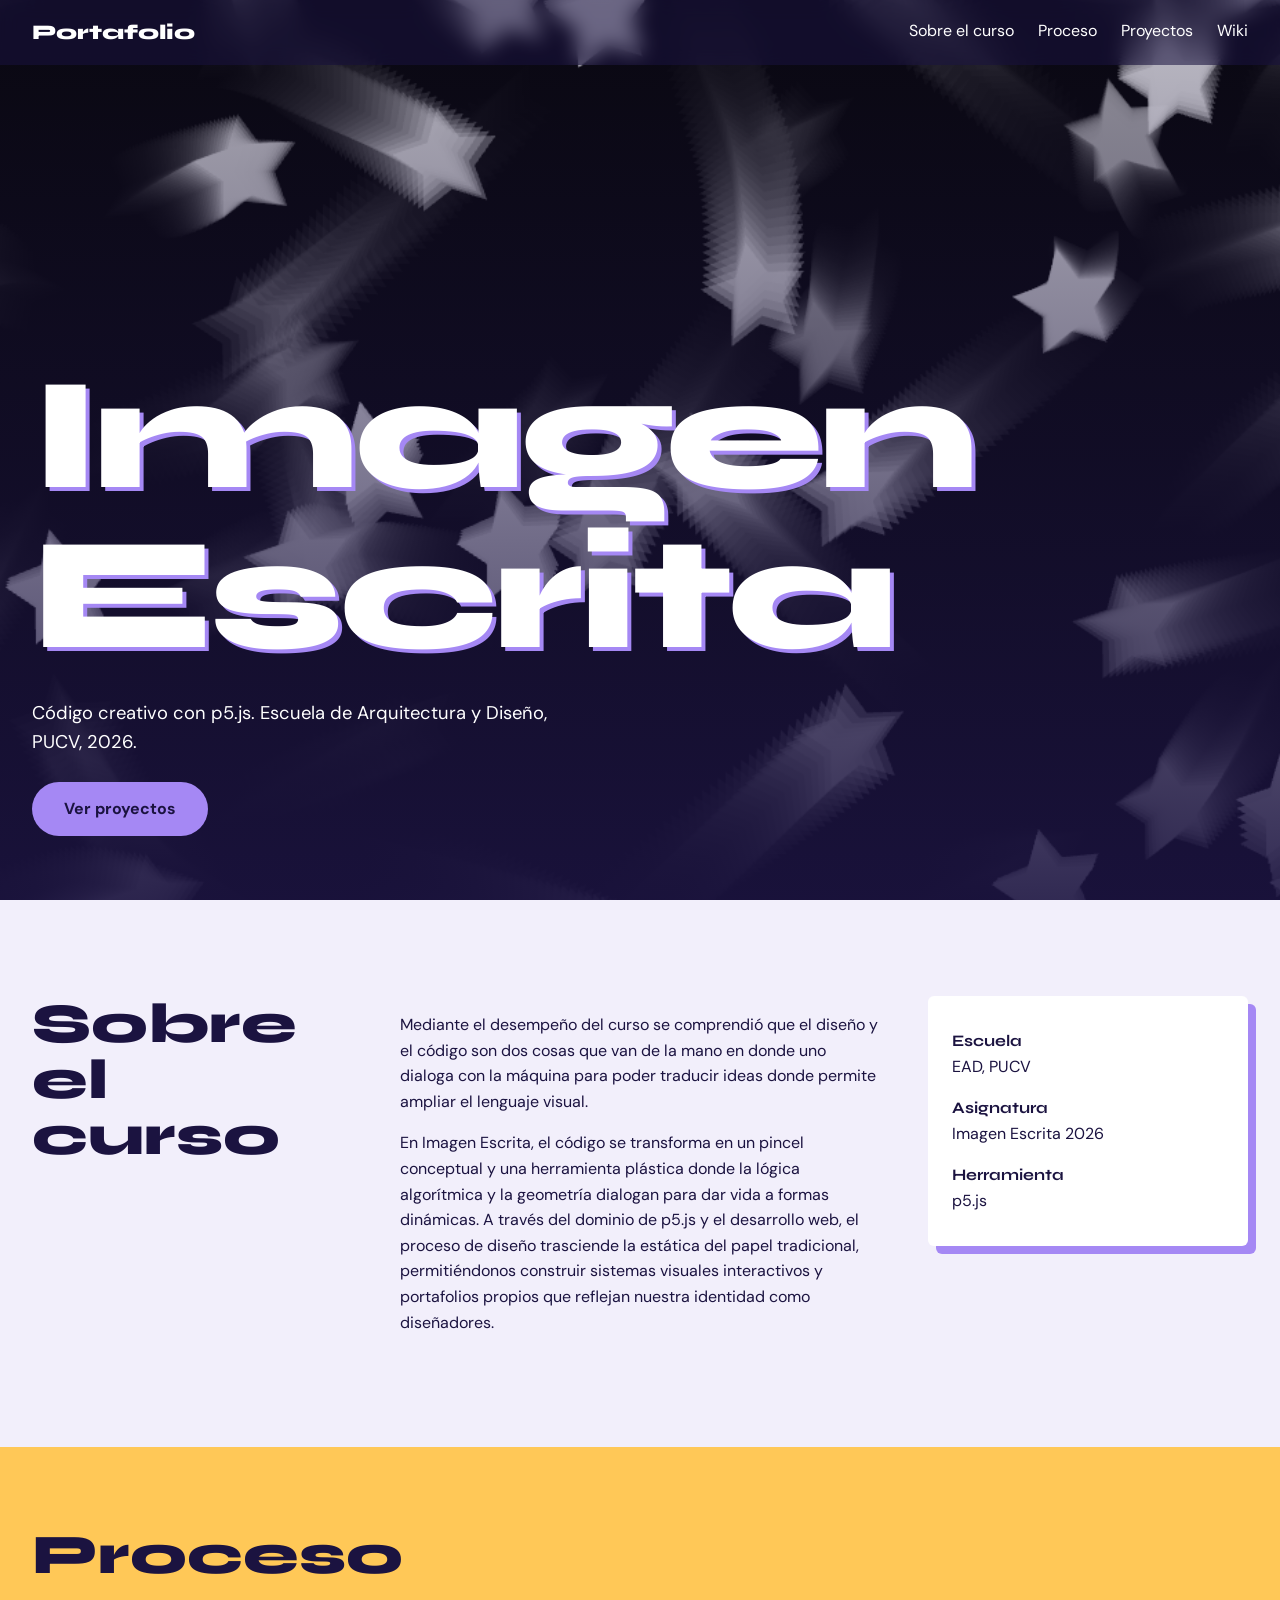
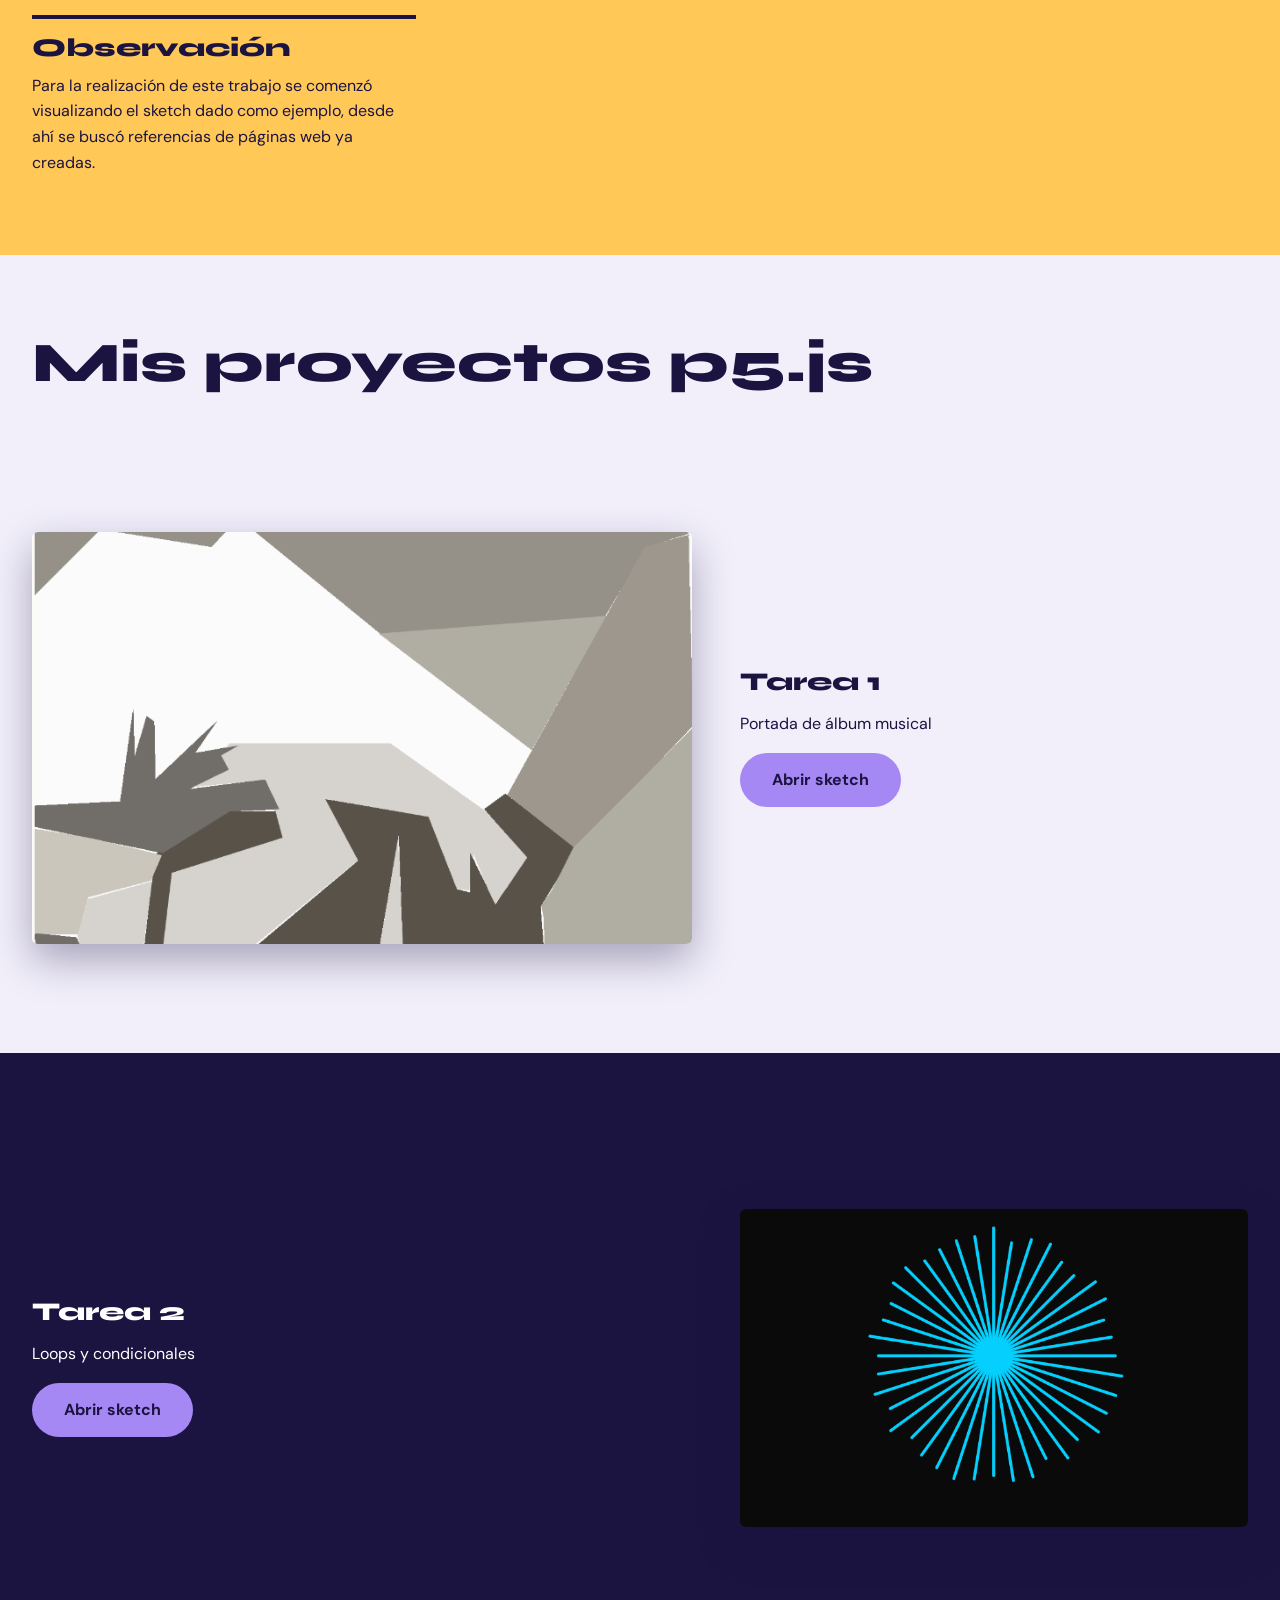
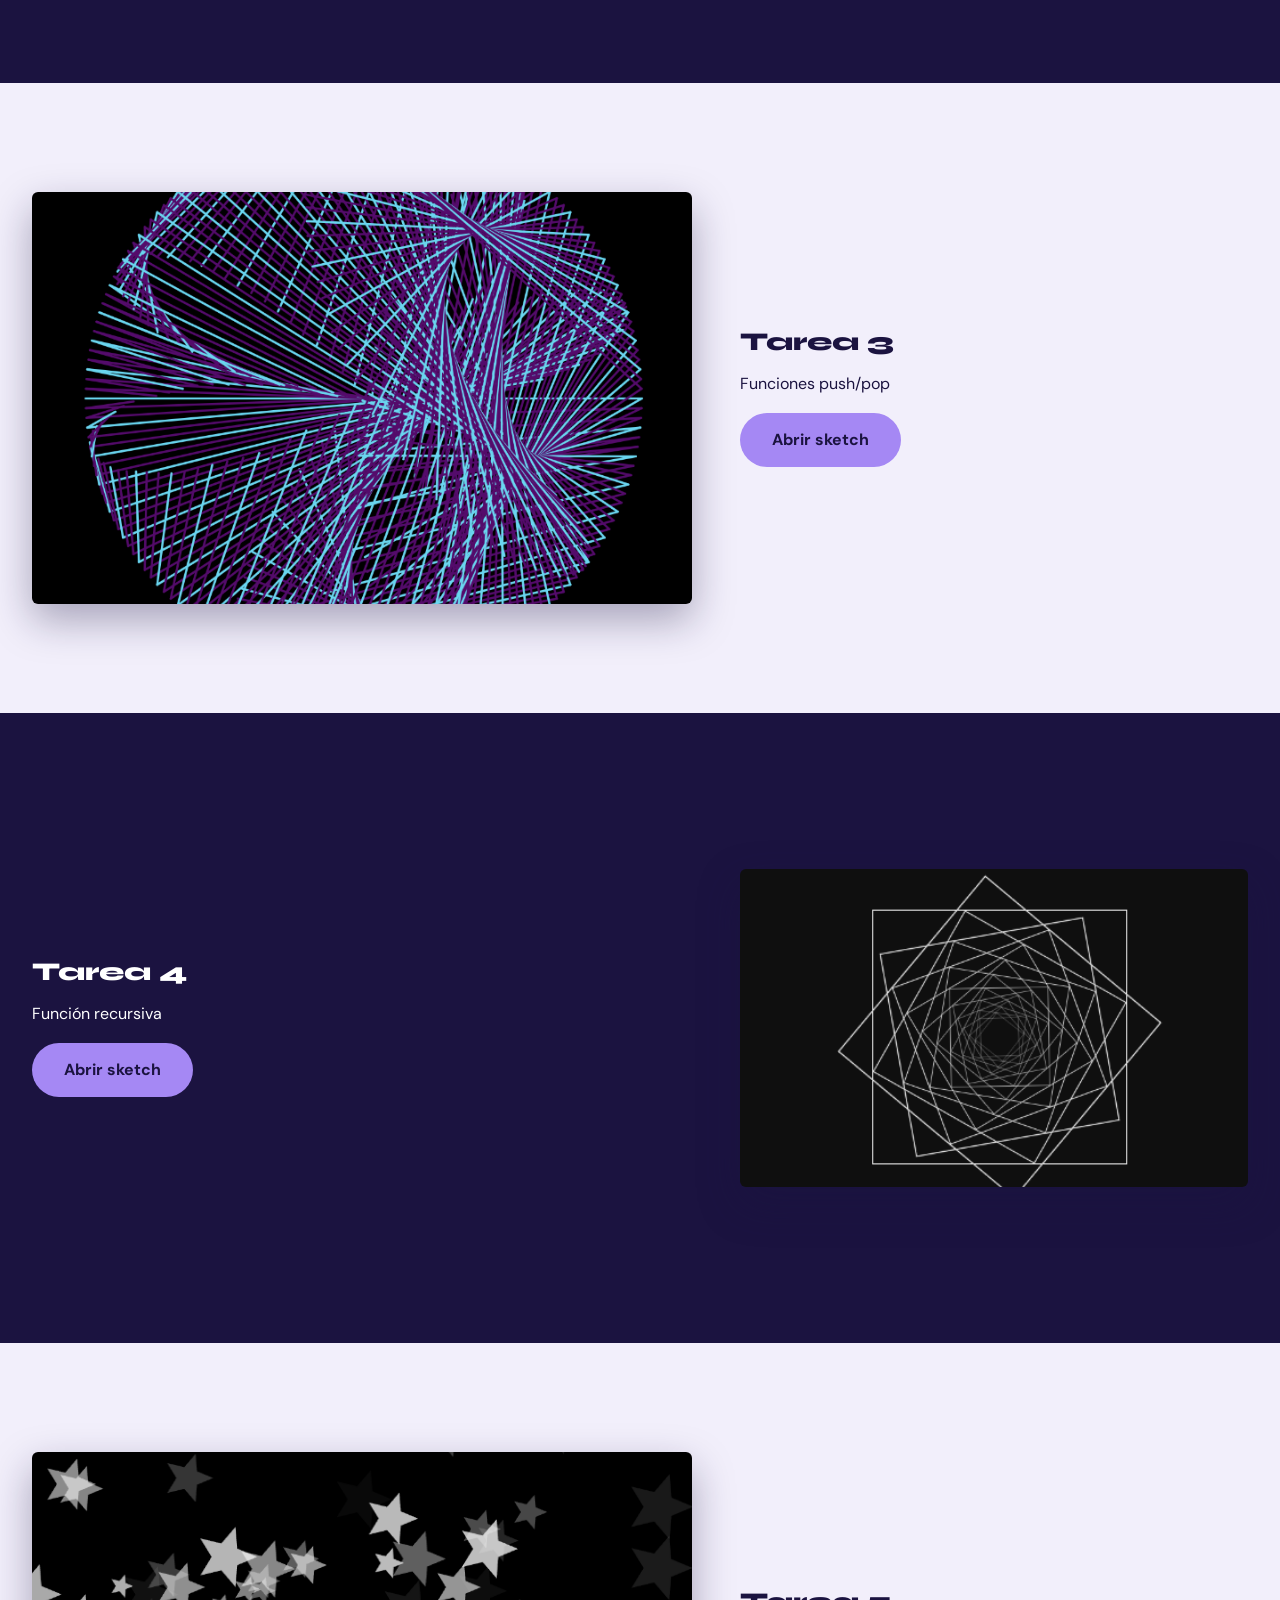
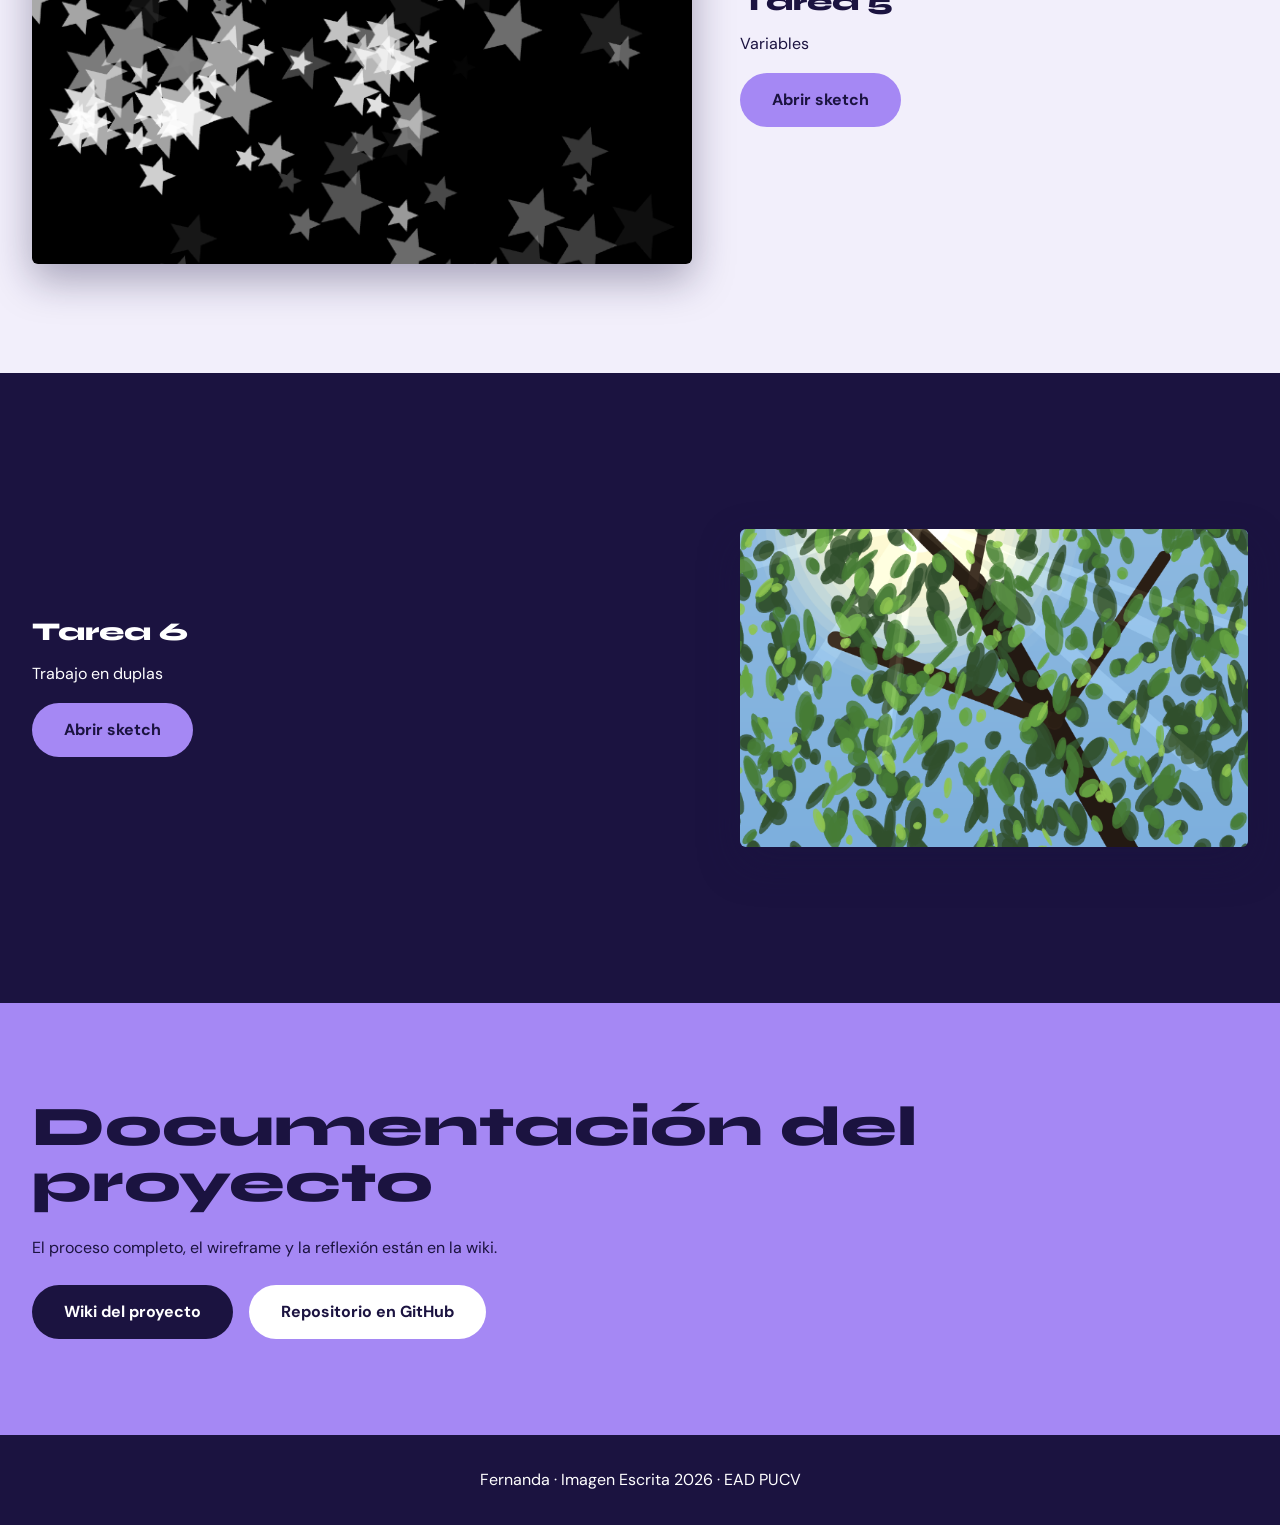
<file: index.html>
<!DOCTYPE html>
<html lang="es">

<head>
    <meta charset="UTF-8">
    <meta name="viewport" content="width=device-width, initial-scale=1.0">
    <title>Fernanda Beatriz · PORTAFOLIO-IE 2026</title>
    <link rel="stylesheet" href="style.css">
</head>

<body>

    <!-- BARRA DE NAVEGACIÓN  -->
    <header class="barra">
        <a class="marca" href="#inicio"> Portafolio </a>
        <nav>
            <a href="#sobre-el-curso">Sobre el curso</a>
            <a href="#proceso">Proceso</a>
            <a href="#proyectos">Proyectos</a>
            <a href="#contacto">Wiki</a>
        </nav>
    </header>

    <main>

        <!-- imagen pantalla completa -->
        <section id="inicio" class="hero">
            <h1>Imagen<br>Escrita</h1>
            <p>Código creativo con p5.js. Escuela de Arquitectura y Diseño, PUCV, 2026.</p>
            <a class="boton" href="#proyectos">Ver proyectos</a>
        </section>

        <!-- SOBRE EL CURSO -->
        <section id="sobre-el-curso" class="sobre-el-curso">
            <h2>Sobre el curso</h2>
            <div class="sobre-el-curso__texto">
                <p>Mediante el desempeño del curso se comprendió que el diseño y el código son dos cosas que van de la mano
                    en donde uno dialoga con la máquina para poder traducir ideas donde permite ampliar el lenguaje visual.</p>

                <p>En Imagen Escrita, el código se transforma en un pincel conceptual y una herramienta plástica donde
                    la lógica algorítmica y la geometría dialogan para dar vida a formas dinámicas.
                    A través del dominio de p5.js y el desarrollo web, el proceso de diseño trasciende la estática del papel tradicional,
                    permitiéndonos construir sistemas visuales interactivos y portafolios propios que reflejan nuestra identidad como diseñadores.</p>
            </div>

            <ul class="datos">
                <li><strong>Escuela</strong> EAD, PUCV</li>
                <li><strong>Asignatura</strong> Imagen Escrita 2026</li>
                <li><strong>Herramienta</strong> p5.js</li>
            </ul>
        </section>

        <!--  PROCESO  -->
        <section id="proceso" class="proceso">
            <h2>Proceso</h2>
            <article class="paso">
                <h3>Observación</h3>
                <p>Para la realización de este trabajo se comenzó visualizando el sketch dado como ejemplo, desde ahí
                    se buscó referencias de páginas web ya creadas.
                </p>
            </article>
        </section>

        <!--  PROYECTOS-->
        <section id="proyectos" class="proyectos">
            <h2>Mis proyectos p5.js</h2>

            <div class="bandas">

                <article class="banda">
                    <a class="banda__imagen" href="https://editor.p5js.org/FernandaPerez/full/J9MlyhnZP" target="_blank" rel="noopener">
                        <img src="https://fervsita.github.io/PORTAFOLIO-IE/assets/tarea1.png" alt="Captura del sketch de la tarea 1">
                    </a>
                    <div class="banda__texto">
                        <h3>Tarea 1</h3>
                        <p>Portada de álbum musical</p>
                        <a class="boton" href="https://editor.p5js.org/FernandaPerez/sketches/J9MlyhnZP" target="_blank" rel="noopener">Abrir sketch</a>
                    </div>
                </article>

                <article class="banda">
                    <a class="banda__imagen" href="https://editor.p5js.org/FernandaPerez/full/SBdFtB4vp" target="_blank" rel="noopener">
                        <img src="https://fervsita.github.io/PORTAFOLIO-IE/assets/tarea2.png" alt="Captura del sketch de la tarea 2">
                    </a>
                    <div class="banda__texto">
                        <h3>Tarea 2</h3>
                        <p>Loops y condicionales</p>
                        <a class="boton" href="https://editor.p5js.org/FernandaPerez/sketches/SBdFtB4vp" target="_blank" rel="noopener">Abrir sketch</a>
                    </div>
                </article>

                <article class="banda">
                    <a class="banda__imagen" href="https://editor.p5js.org/FernandaPerez/full/SOrugdcFJ" target="_blank" rel="noopener">
                        <img src="https://fervsita.github.io/PORTAFOLIO-IE/assets/tarea3.png" alt="Captura del sketch de la tarea 3">
                    </a>
                    <div class="banda__texto">
                        <h3>Tarea 3</h3>
                        <p>Funciones push/pop</p>
                        <a class="boton" href="https://editor.p5js.org/FernandaPerez/sketches/SOrugdcFJ" target="_blank" rel="noopener">Abrir sketch</a>
                    </div>
                </article>

                <article class="banda">
                    <a class="banda__imagen" href="https://editor.p5js.org/FernandaPerez/full/LBc0oJaN5" target="_blank" rel="noopener">
                        <img src="https://fervsita.github.io/PORTAFOLIO-IE/assets/tarea4.png" alt="Captura del sketch de la tarea 4">
                    </a>
                    <div class="banda__texto">
                        <h3>Tarea 4</h3>
                        <p>Función recursiva</p>
                        <a class="boton" href="https://editor.p5js.org/FernandaPerez/sketches/LBc0oJaN5" target="_blank" rel="noopener">Abrir sketch</a>
                    </div>
                </article>

                <article class="banda">
                    <a class="banda__imagen" href="https://editor.p5js.org/FernandaPerez/full/LYWHtjxLv" target="_blank" rel="noopener">
                        <img src="https://fervsita.github.io/PORTAFOLIO-IE/assets/tarea5.png" alt="Captura del sketch de la tarea 5">
                    </a>
                    <div class="banda__texto">
                        <h3>Tarea 5</h3>
                        <p>Variables</p>
                        <a class="boton" href="https://editor.p5js.org/FernandaPerez/sketches/LYWHtjxLv" target="_blank" rel="noopener">Abrir sketch</a>
                    </div>
                </article>

                <article class="banda">
                    <a class="banda__imagen" href="https://editor.p5js.org/FernandaPerez/full/8AlsmUD7f" target="_blank" rel="noopener">
                        <img src="https://fervsita.github.io/PORTAFOLIO-IE/assets/tarea6.png" alt="Captura del sketch de la tarea 6">
                    </a>
                    <div class="banda__texto">
                        <h3>Tarea 6</h3>
                        <p>Trabajo en duplas</p>
                        <a class="boton" href="https://editor.p5js.org/FernandaPerez/sketches/8AlsmUD7f" target="_blank" rel="noopener">Abrir sketch</a>
                    </div>
                </article>

            </div>
        </section>

        <!-- WIKI (sección propia) -->
        <section id="contacto" class="contacto">
            <h2>Documentación del proyecto</h2>
            <p>El proceso completo, el wireframe y la reflexión están en la wiki.</p>
            <div class="contacto__botones">
                <a class="boton" href="https://wiki.ead.pucv.cl/Sitio_Web_IE_2026-_Fernanda_Pérez" rel="noopener">Wiki del proyecto</a>
                <a class="boton boton--claro" href="https://github.com/fervsita/PORTAFOLIO-IE" target="_blank" rel="noopener">Repositorio en GitHub</a>
            </div>
        </section>

    </main>

    <footer class="pie">
        <p>Fernanda · Imagen Escrita 2026 · EAD PUCV</p>
    </footer>

</body>

</html>
</file>
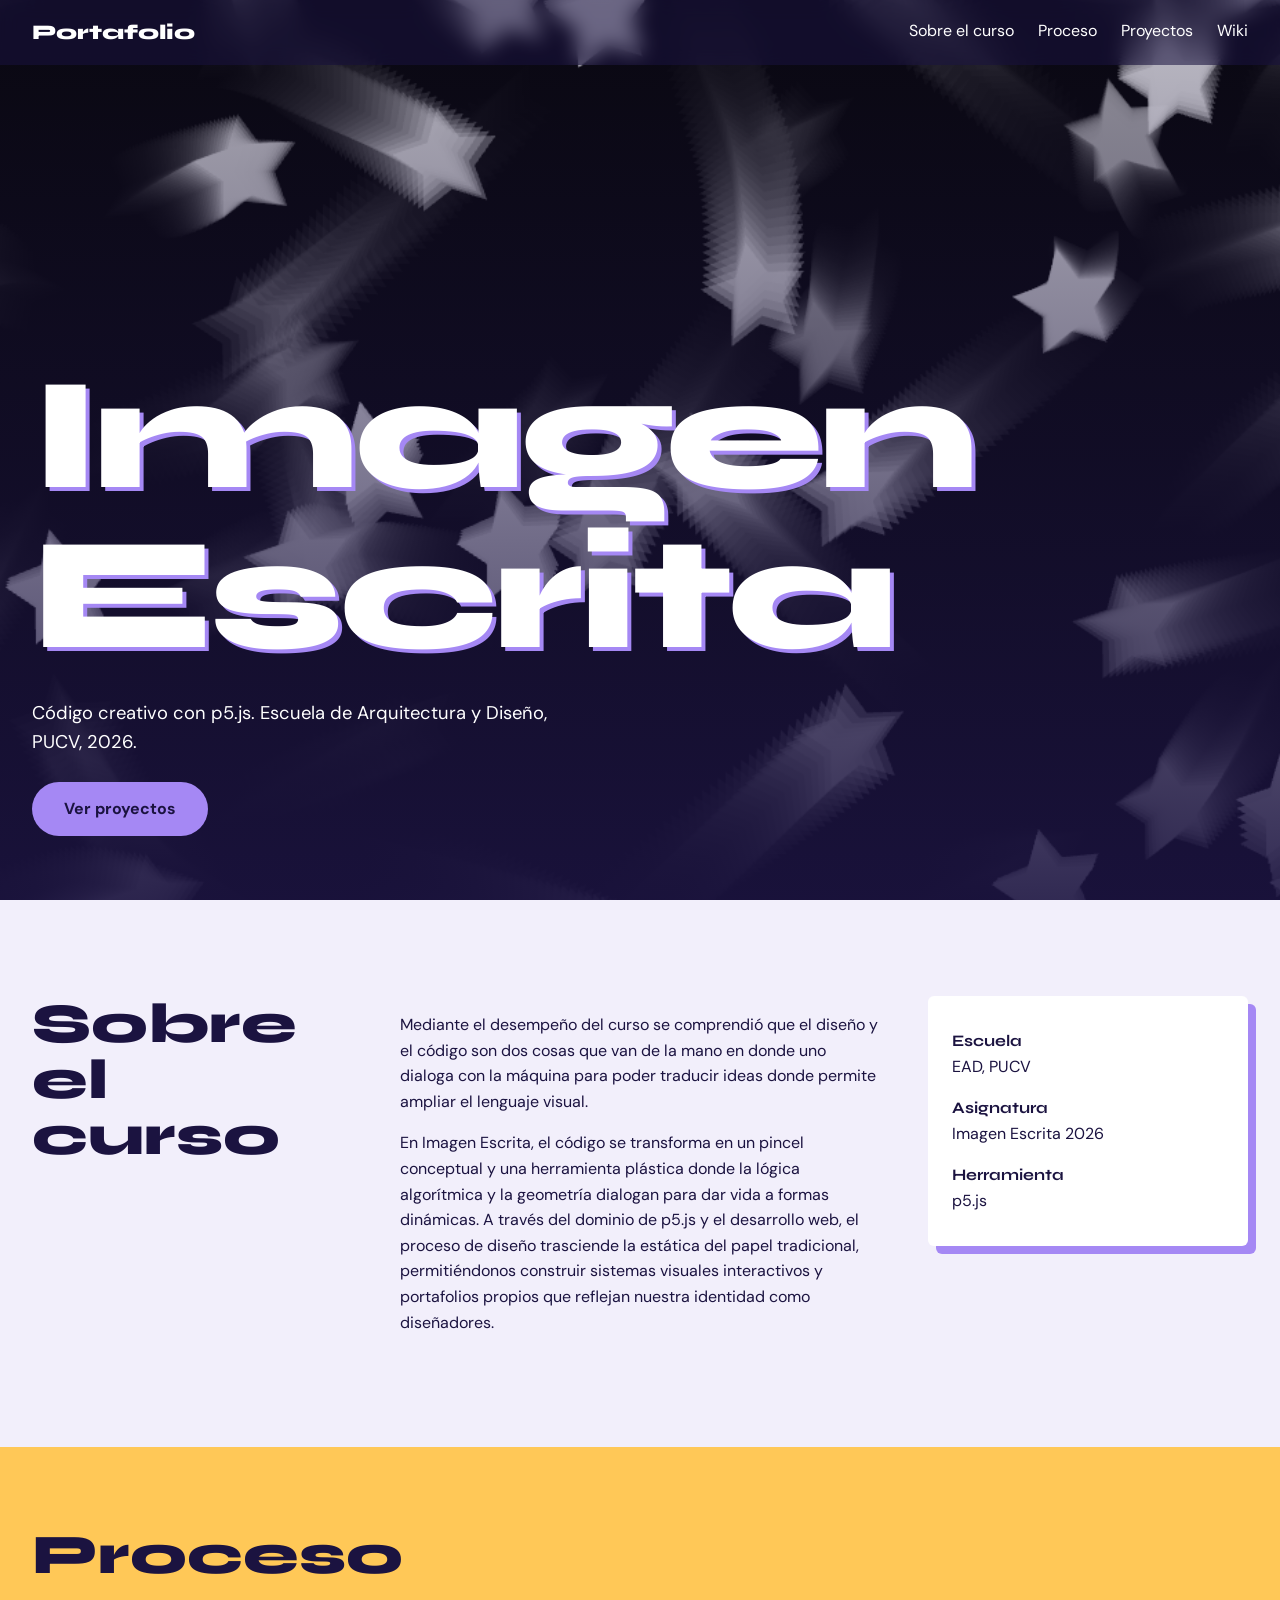
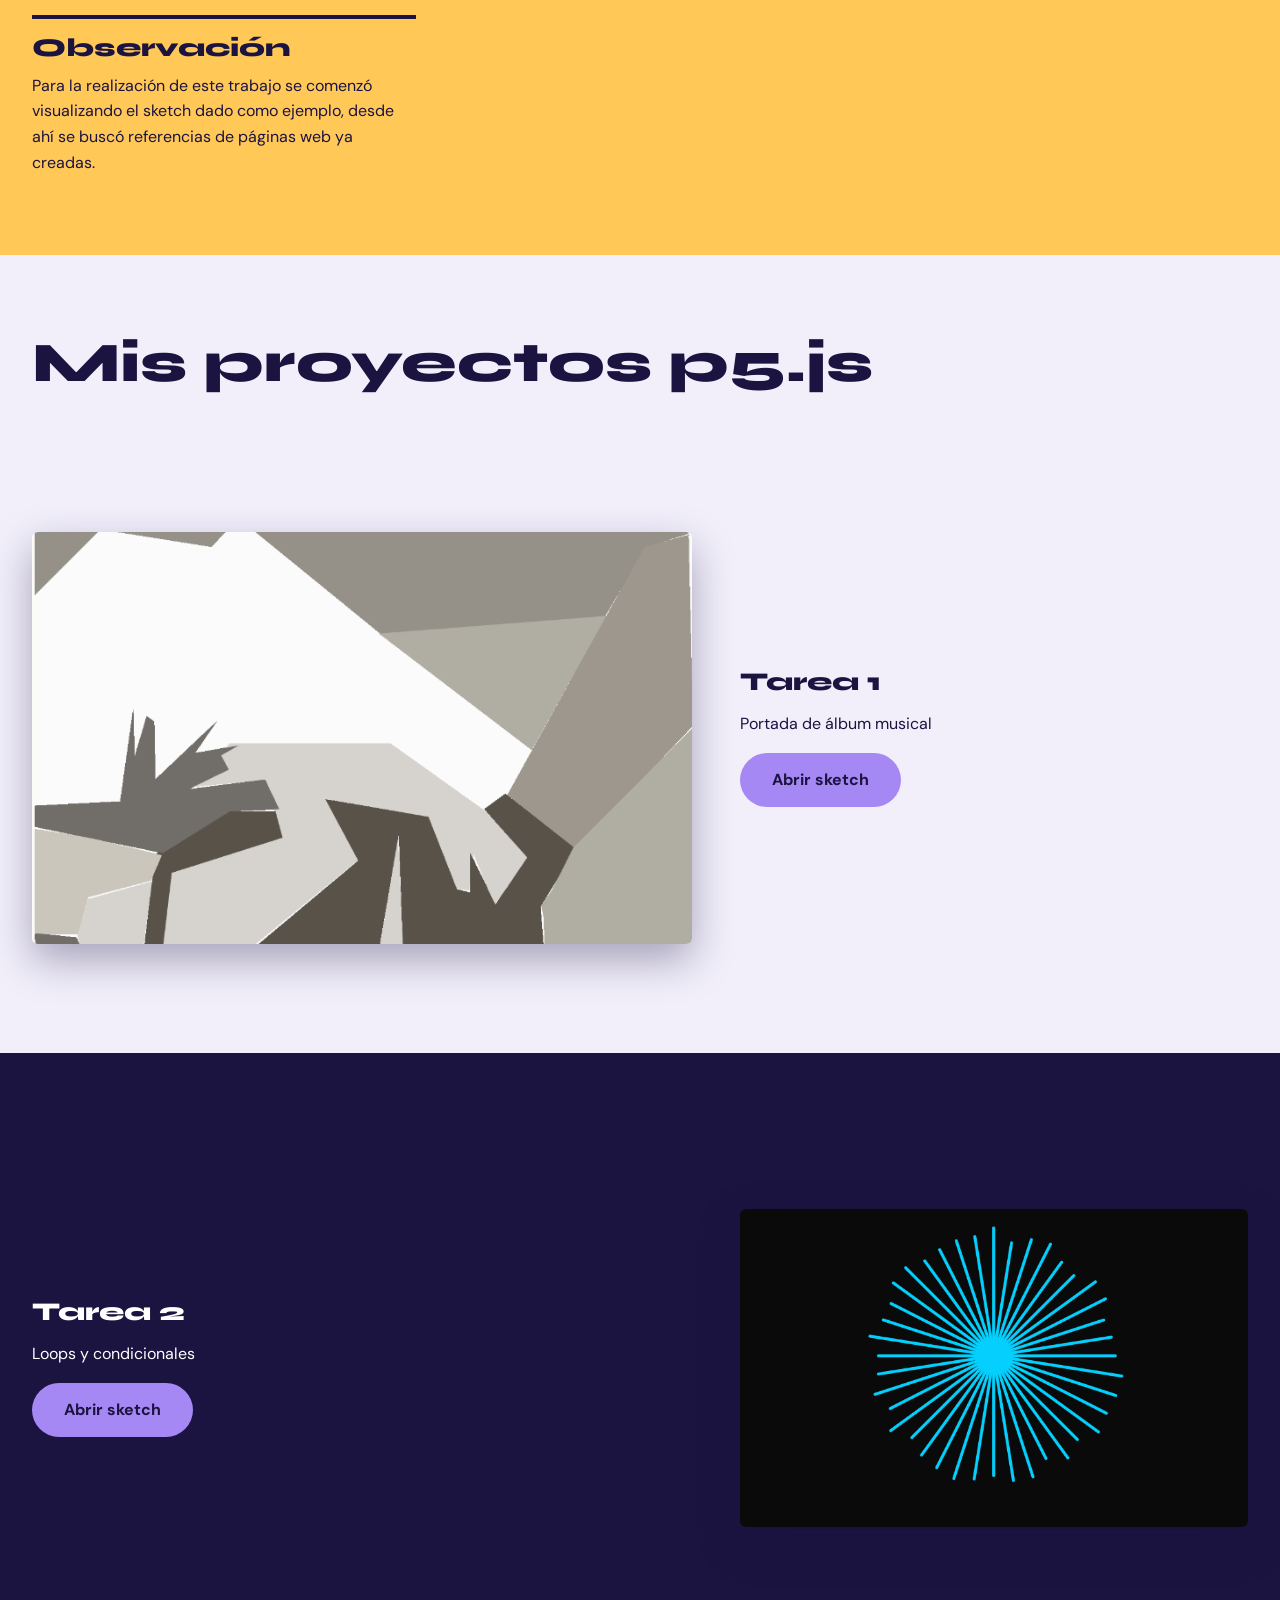
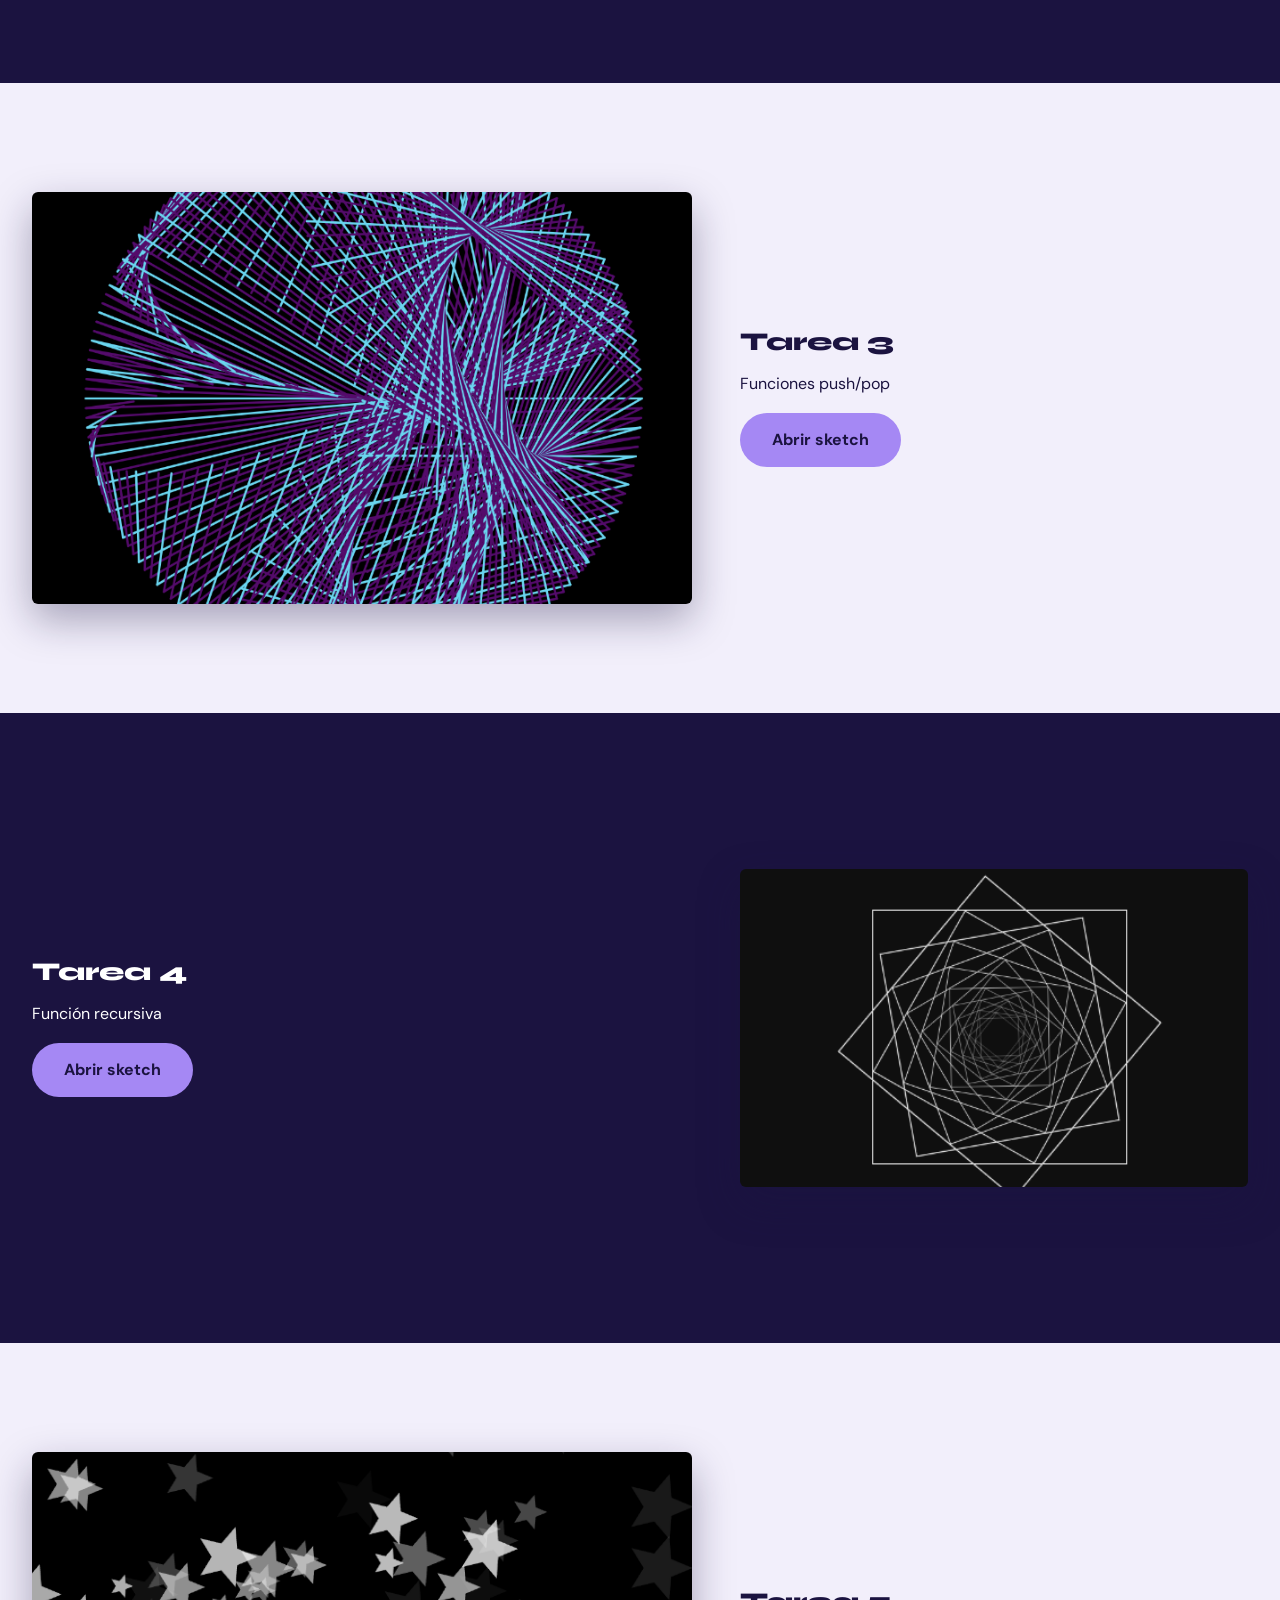
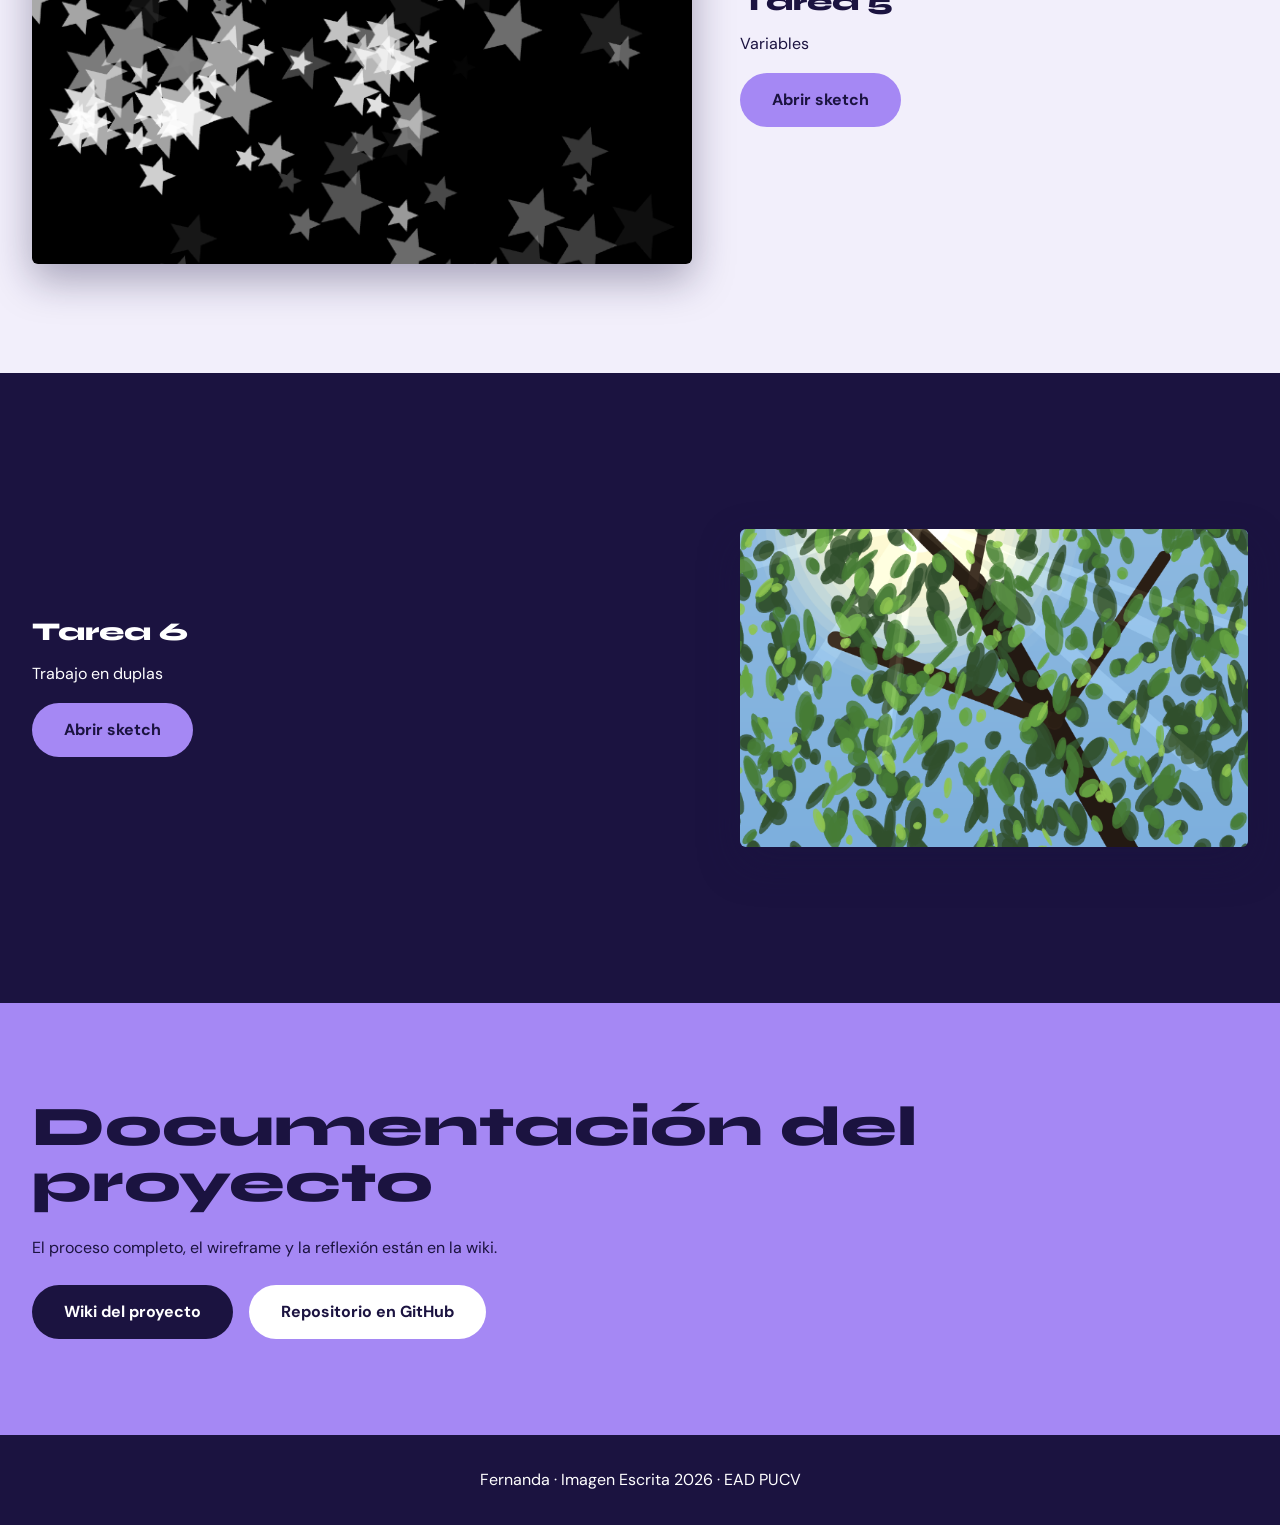
<file: index (1).html>
<!DOCTYPE html>
<html lang="es">

<head>
    <meta charset="UTF-8">
    <meta name="viewport" content="width=device-width, initial-scale=1.0">
    <title>Fernanda Beatriz · PORTAFOLIO-IE 2026</title>
    <link rel="stylesheet" href="style.css">
</head>

<body>

    <!-- BARRA DE NAVEGACIÓN fija -->
    <header class="barra">
        <a class="marca" href="#inicio"> Portafolio </a>
        <nav>
            <a href="#sobre-el-curso">Sobre el curso</a>
            <a href="#proceso">Proceso</a>
            <a href="#proyectos">Proyectos</a>
            <a href="#contacto">Wiki</a>
        </nav>
    </header>

    <main>

        <!-- 1. HERO: imagen a pantalla completa -->
        <section id="inicio" class="hero">
            <h1>Imagen<br>Escrita</h1>
            <p>Código creativo con p5.js. Escuela de Arquitectura y Diseño, PUCV, 2026.</p>
            <a class="boton" href="#proyectos">Ver proyectos</a>
        </section>

        <!-- 2. SOBRE EL CURSO (sección propia) -->
        <section id="sobre-el-curso" class="sobre-el-curso">
            <h2>Sobre el curso</h2>
            <div class="sobre-el-curso__texto">
                <p>Mediante el desempeño del curso se comprendió que el diseño y el código son dos cosas que van de la mano
                    en donde uno dialoga con la máquina para poder traducir ideas donde permite ampliar el lenguaje visual.</p>

                <p>En Imagen Escrita, el código se transforma en un pincel conceptual y una herramienta plástica donde
                    la lógica algorítmica y la geometría dialogan para dar vida a formas dinámicas.
                    A través del dominio de p5.js y el desarrollo web, el proceso de diseño trasciende la estática del papel tradicional,
                    permitiéndonos construir sistemas visuales interactivos y portafolios propios que reflejan nuestra identidad como diseñadores.</p>
            </div>

            <ul class="datos">
                <li><strong>Escuela</strong> EAD, PUCV</li>
                <li><strong>Asignatura</strong> Imagen Escrita 2026</li>
                <li><strong>Herramienta</strong> p5.js</li>
            </ul>
        </section>

        <!-- 3. PROCESO (sección propia) -->
        <section id="proceso" class="proceso">
            <h2>Proceso</h2>
            <article class="paso">
                <h3>Observación</h3>
                <p>Para la realización de este trabajo se comenzó visualizando el sketch dado como ejemplo, desde ahí
                    se buscó referencias de páginas web ya creadas.
                </p>
            </article>
        </section>

        <!-- 4. PROYECTOS: una banda a ancho completo por tarea -->
        <section id="proyectos" class="proyectos">
            <h2>Mis proyectos p5.js</h2>

            <div class="bandas">

                <article class="banda">
                    <a class="banda__imagen" href="https://editor.p5js.org/FernandaPerez/full/J9MlyhnZP" target="_blank" rel="noopener">
                        <img src="https://fervsita.github.io/PORTAFOLIO-IE/assets/tarea1.png" alt="Captura del sketch de la tarea 1">
                    </a>
                    <div class="banda__texto">
                        <h3>Tarea 1</h3>
                        <p>Portada de álbum musical</p>
                        <a class="boton" href="https://editor.p5js.org/FernandaPerez/full/J9MlyhnZP" target="_blank" rel="noopener">Abrir sketch</a>
                    </div>
                </article>

                <article class="banda">
                    <a class="banda__imagen" href="https://editor.p5js.org/FernandaPerez/sketches/SBdFtB4vp" target="_blank" rel="noopener">
                        <img src="https://fervsita.github.io/PORTAFOLIO-IE/assets/tarea2.png" alt="Captura del sketch de la tarea 2">
                    </a>
                    <div class="banda__texto">
                        <h3>Tarea 2</h3>
                        <p>Loops y condicionales</p>
                        <a class="boton" href="https://editor.p5js.org/FernandaPerez/sketches/SBdFtB4vp" target="_blank" rel="noopener">Abrir sketch</a>
                    </div>
                </article>

                <article class="banda">
                    <a class="banda__imagen" href="https://editor.p5js.org/FernandaPerez/sketches/SOrugdcFJ" target="_blank" rel="noopener">
                        <img src="https://fervsita.github.io/PORTAFOLIO-IE/assets/tarea3.png" alt="Captura del sketch de la tarea 3">
                    </a>
                    <div class="banda__texto">
                        <h3>Tarea 3</h3>
                        <p>Funciones push/pop</p>
                        <a class="boton" href="https://editor.p5js.org/FernandaPerez/sketches/SOrugdcFJ" target="_blank" rel="noopener">Abrir sketch</a>
                    </div>
                </article>

                <article class="banda">
                    <a class="banda__imagen" href="https://editor.p5js.org/FernandaPerez/sketches/LBc0oJaN5" target="_blank" rel="noopener">
                        <img src="https://fervsita.github.io/PORTAFOLIO-IE/assets/tarea4.png" alt="Captura del sketch de la tarea 4">
                    </a>
                    <div class="banda__texto">
                        <h3>Tarea 4</h3>
                        <p>Función recursiva</p>
                        <a class="boton" href="https://editor.p5js.org/FernandaPerez/sketches/LBc0oJaN5" target="_blank" rel="noopener">Abrir sketch</a>
                    </div>
                </article>

                <article class="banda">
                    <a class="banda__imagen" href="https://editor.p5js.org/FernandaPerez/sketches/LYWHtjxLv" target="_blank" rel="noopener">
                        <img src="https://fervsita.github.io/PORTAFOLIO-IE/assets/tarea5.png" alt="Captura del sketch de la tarea 5">
                    </a>
                    <div class="banda__texto">
                        <h3>Tarea 5</h3>
                        <p>Variables</p>
                        <a class="boton" href="https://editor.p5js.org/FernandaPerez/sketches/LYWHtjxLv" target="_blank" rel="noopener">Abrir sketch</a>
                    </div>
                </article>

                <article class="banda">
                    <a class="banda__imagen" href="https://editor.p5js.org/FernandaPerez/sketches/8AlsmUD7f" target="_blank" rel="noopener">
                        <img src="https://fervsita.github.io/PORTAFOLIO-IE/assets/tarea6.png" alt="Captura del sketch de la tarea 6">
                    </a>
                    <div class="banda__texto">
                        <h3>Tarea 6</h3>
                        <p>Trabajo en duplas</p>
                        <a class="boton" href="https://editor.p5js.org/FernandaPerez/sketches/8AlsmUD7f" target="_blank" rel="noopener">Abrir sketch</a>
                    </div>
                </article>

            </div>
        </section>

        <!-- 5. CONTACTO / WIKI (sección propia) -->
        <section id="contacto" class="contacto">
            <h2>Documentación del proyecto</h2>
            <p>El proceso completo, el wireframe y la reflexión están en la wiki.</p>
            <div class="contacto__botones">
                <a class="boton" href="https://wiki.ead.pucv.cl/Imagen_Escrita_2026" target="_blank" rel="noopener">Wiki del proyecto</a>
                <a class="boton boton--claro" href="https://github.com/fervsita/PORTAFOLIO-IE" target="_blank" rel="noopener">Repositorio en GitHub</a>
            </div>
        </section>

    </main>

    <footer class="pie">
        <p>Fernanda · Imagen Escrita 2026 · EAD PUCV</p>
    </footer>

</body>

</html>
</file>
<file: style.css>
@import url('https://fonts.googleapis.com/css2?family=DM+Sans:wght@400;500;700&family=Syne:wght@600;800&display=swap');

/* ---------- Paleta y base ---------- */
:root {
    --tinta: #1B1340;
    --violeta: #A588F4;
    --bruma: #F2EFFB;
    --ambar: #FFC857;
    --blanco: #ffffff;
}

* { box-sizing: border-box; }

html { scroll-behavior: smooth; }                      /* propiedad nueva 1 */

body {
    margin: 0;
    font-family: 'DM Sans', sans-serif;
    color: var(--tinta);
    background: var(--bruma);
    line-height: 1.6;
}

::selection { background: var(--ambar); color: var(--tinta); }   /* nueva 2 */

h1, h2, h3 {
    font-family: 'Syne', sans-serif;
    font-weight: 800;
    line-height: 1;
    margin: 0;
}

h2 { font-size: clamp(2rem, 5vw, 3.5rem); }
h3 { font-size: 1.6rem; }

a:focus-visible { outline: 3px solid var(--ambar); outline-offset: 3px; }

/* ---------- Barra fija ---------- */
.barra {
    position: fixed;                                   /* nueva 3 */
    top: 0; left: 0; right: 0;
    z-index: 10;
    display: flex;
    justify-content: space-between;
    align-items: center;
    padding: 1rem 2rem;
    background: rgba(27, 19, 64, 0.55);
    backdrop-filter: blur(10px);                       /* nueva 4 */
}

.barra a { color: var(--blanco); text-decoration: none; }

.marca { font-family: 'Syne', sans-serif; font-weight: 800; font-size: 1.3rem; }

.barra nav { display: flex; gap: 1.5rem; }

.barra nav a {
    padding-bottom: 2px;
    border-bottom: 2px solid transparent;
    transition: border-color 0.2s;                     /* nueva 5 */
}
.barra nav a:hover { border-bottom-color: var(--ambar); }

/* ---------- Botones ---------- */
.boton {
    display: inline-block;
    padding: 0.9rem 2rem;
    background: var(--violeta);
    color: var(--tinta);
    font-weight: 700;
    text-decoration: none;
    border-radius: 999px;
    transition: transform 0.2s, box-shadow 0.2s;
}
.boton:hover {
    transform: translateY(-4px);                       /* nueva 6 */
    box-shadow: 0 6px 0 var(--ambar);                  /* nueva 7 */
}
.boton--claro { background: var(--blanco); }

/* ---------- 1. Hero ---------- */
.hero {
    min-height: 100vh;
    display: flex;
    flex-direction: column;
    justify-content: flex-end;
    align-items: flex-start;
    gap: 1.5rem;
    padding: 6rem 2rem 4rem;
    color: var(--blanco);
    background:
        linear-gradient(to top, rgba(27, 19, 64, 0.9), rgba(27, 19, 64, 0.2)),
        url('assets/imagen1.png') center / cover;
    animation: entrada 1s ease-out;                    /* nueva 8 */
}

.hero h1 {
    font-size: clamp(3.5rem, 13vw, 10rem);
    letter-spacing: -0.03em;                           /* nueva 9 */
    text-shadow: 4px 4px 0 var(--violeta);             /* nueva 10 */
}

.hero p { max-width: 40ch; font-size: 1.15rem; margin: 0; }

@keyframes entrada {
    from { opacity: 0; transform: translateY(30px); }
    to   { opacity: 1; transform: none; }
}

/* ---------- 2. sobre el curso ---------- */
.sobre-el-curso {
    display: grid;
    grid-template-columns: 1fr 1.5fr 1fr;
    gap: 3rem;
    align-items: start;
    padding: 6rem 2rem;
}

.sobre-mi__texto p { margin: 0 0 1rem; max-width: 60ch; }

.datos {
    list-style: none;
    margin: 0;
    padding: 1.5rem;
    background: var(--blanco);
    border-radius: 6px;
    box-shadow: 8px 8px 0 var(--violeta);
}
.datos li { padding: 0.5rem 0; }
.datos strong { display: block; font-family: 'Syne', sans-serif; }

/* ---------- 3. Proceso ---------- */
.proceso {
    display: grid;
    grid-template-columns: 1fr 1fr 1fr;
    gap: 2rem;
    padding: 5rem 2rem;
    background: var(--ambar);
}
.proceso h2 { grid-column: 1 / -1; }

.paso { padding-top: 1rem; border-top: 4px solid var(--tinta); }
.paso p { margin: 0.75rem 0 0; }

/* ---------- 4. Proyectos (bandas) ---------- */
.proyectos h2 { padding: 5rem 2rem 2rem; }

.banda {
    display: grid;
    grid-template-columns: 1.3fr 1fr;
    gap: 3rem;
    align-items: center;
    min-height: 70vh;
    padding: 4rem 2rem;
}
.banda:nth-child(even) { background: var(--tinta); color: var(--blanco); }

.banda__imagen {
    display: block;
    overflow: hidden;
    aspect-ratio: 16 / 10;                             /* nueva 11 */
    border-radius: 6px;
    box-shadow: 0 16px 40px rgba(27, 19, 64, 0.35);
}
.banda__imagen img {
    width: 100%;
    height: 100%;
    object-fit: cover;                                 /* nueva 12 */
    display: block;
    transition: transform 0.4s, filter 0.4s;
}
.banda__imagen:hover img {
    transform: scale(1.06);                            /* nueva 13 */
    filter: saturate(1.4) hue-rotate(-15deg);          /* nueva 14 */
}

.banda__texto { display: flex; flex-direction: column; align-items: flex-start; gap: 1rem; }
.banda__texto p { margin: 0; max-width: 40ch; }

/* ---------- 5. Contacto ---------- */
.contacto {
    display: flex;
    flex-direction: column;
    align-items: flex-start;
    gap: 1.5rem;
    padding: 6rem 2rem;
    background: var(--violeta);
}
.contacto p { margin: 0; max-width: 45ch; }
.contacto .boton { background: var(--tinta); color: var(--blanco); }
.contacto .boton--claro { background: var(--blanco); color: var(--tinta); }
.contacto__botones { display: flex; flex-wrap: wrap; gap: 1rem; }

/* ---------- Pie ---------- */
.pie { padding: 2rem; background: var(--tinta); color: var(--blanco); text-align: center; }
.pie p { margin: 0; }

/* ---------- Responsividad ---------- */
@media (min-width: 801px) {
    .banda:nth-child(even) .banda__imagen { order: 2; }   /* alterna lado de la imagen */
}

@media (max-width: 800px) {
    .barra { padding: 0.8rem 1rem; }
    .barra nav { gap: 0.8rem; font-size: 0.9rem; }

    .sobre-mi,
    .proceso,
    .banda { grid-template-columns: 1fr; }

    .banda { min-height: auto; gap: 1.5rem; }
}

@media (prefers-reduced-motion: reduce) {
    .hero { animation: none; }
    html { scroll-behavior: auto; }
}
</file>
